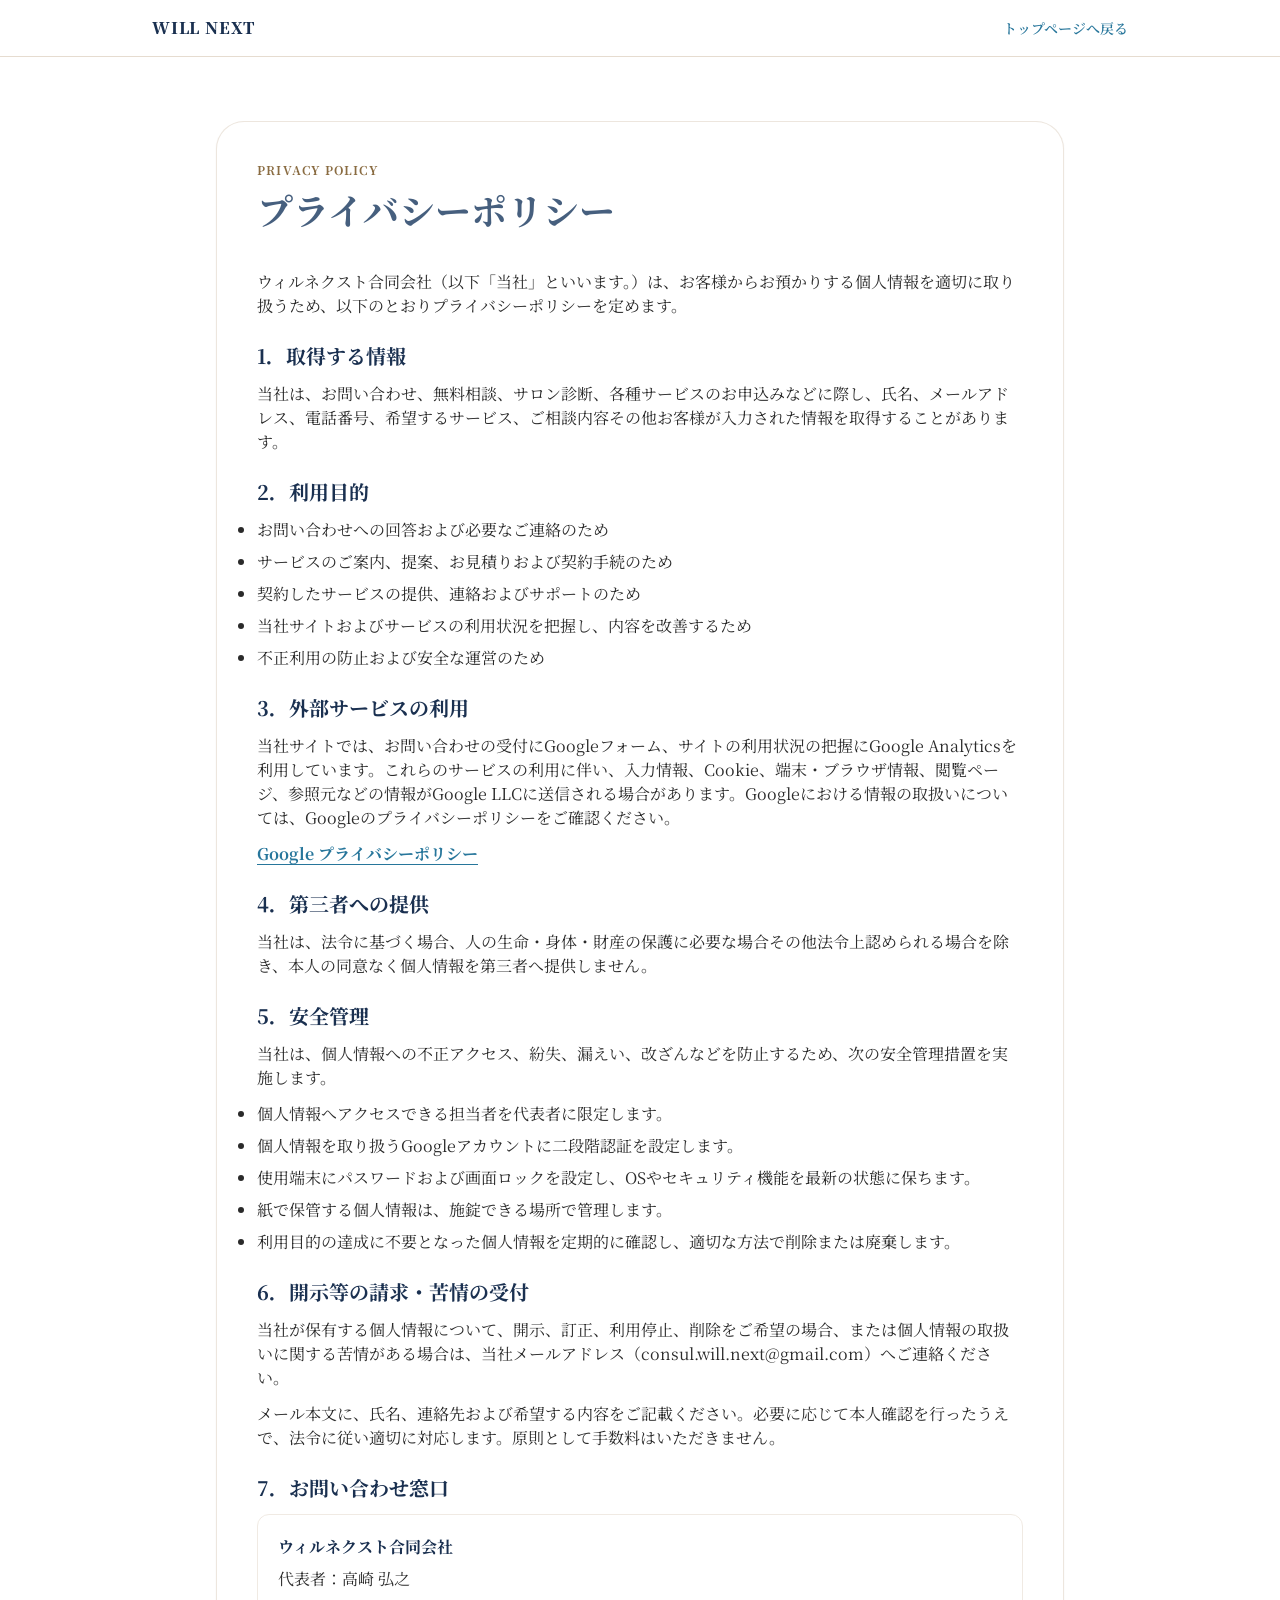
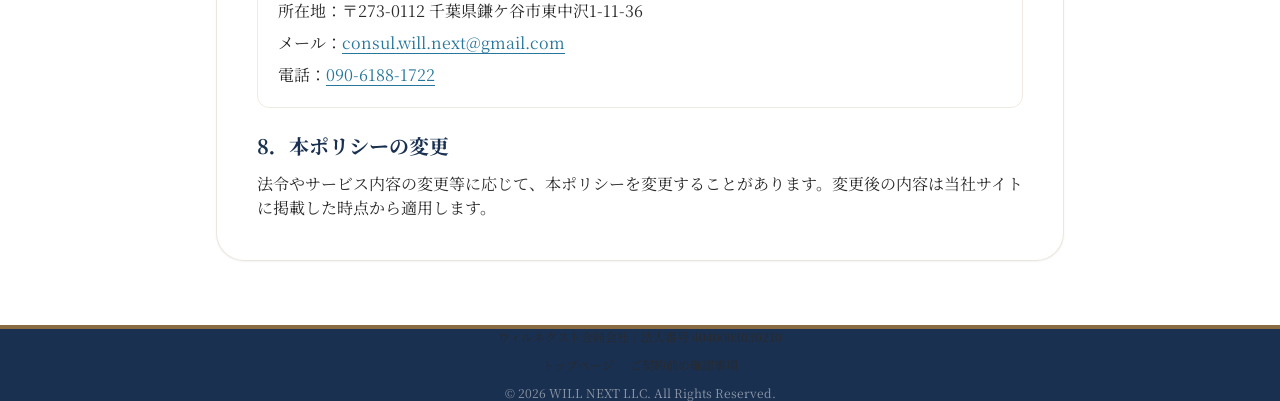
<file: privacy-policy/index.html>
<!DOCTYPE html>
<html lang="ja">
<head>
    <meta charset="UTF-8">
    <meta name="viewport" content="width=device-width, initial-scale=1.0">
    <link rel="canonical" href="https://will-next1.github.io/will-next/privacy-policy/">
    <meta name="description" content="ウィルネクスト合同会社のプライバシーポリシーです。個人情報の取得、利用目的、外部サービスの利用、管理方法についてご案内します。">
    <meta name="theme-color" content="#1A3050">
    <meta name="referrer" content="strict-origin-when-cross-origin">
    <link rel="icon" type="image/png" sizes="192x192" href="../favicon-192.png">
    <link rel="icon" type="image/png" sizes="48x48" href="../favicon-48.png">
    <link rel="apple-touch-icon" sizes="180x180" href="../apple-touch-icon.png">
    <link rel="stylesheet" href="../assets/tailwind.css">
    <link rel="stylesheet" href="../assets/lp.css">
    <link rel="preconnect" href="https://fonts.googleapis.com">
    <link rel="preconnect" href="https://fonts.gstatic.com" crossorigin>
    <link href="https://fonts.googleapis.com/css2?family=Noto+Serif+JP:wght@400;700;900&amp;display=swap" rel="stylesheet">
    <title>プライバシーポリシー | ウィルネクスト合同会社</title>
</head>
<body class="bg-[#F7F5F0] text-brand-dark font-serif antialiased">
    <header class="bg-white/95 border-b border-brand-accent sticky top-0 z-40">
        <div class="max-w-5xl mx-auto px-4 sm:px-6 py-4 flex items-center justify-between gap-4">
            <a href="../index.html" class="font-serif font-black tracking-wider text-brand-navy">WILL NEXT</a>
            <a href="../index.html" class="text-sm font-semibold text-[#27769B] hover:text-brand-gold transition">トップページへ戻る</a>
        </div>
    </header>

    <main>
        <section class="py-16 sm:py-20">
            <article class="max-w-4xl mx-auto px-4 sm:px-6">
                <div class="rounded-[28px] bg-white border border-brand-accent/70 shadow-sm p-6 sm:p-10 lg:p-12">
                    <p class="text-brand-gold font-bold tracking-widest text-xs uppercase">PRIVACY POLICY</p>
                    <h1 class="mt-3 font-serif text-3xl sm:text-4xl font-bold text-[#465F7E]">プライバシーポリシー</h1>

                    <div class="mt-10 space-y-6 text-sm sm:text-base leading-8 text-brand-dark/85">
                        <p>ウィルネクスト合同会社（以下「当社」といいます。）は、お客様からお預かりする個人情報を適切に取り扱うため、以下のとおりプライバシーポリシーを定めます。</p>

                        <section>
                            <h2 class="font-serif text-xl font-bold text-brand-navy">1．取得する情報</h2>
                            <p class="mt-3">当社は、お問い合わせ、無料相談、サロン診断、各種サービスのお申込みなどに際し、氏名、メールアドレス、電話番号、希望するサービス、ご相談内容その他お客様が入力された情報を取得することがあります。</p>
                        </section>

                        <section>
                            <h2 class="font-serif text-xl font-bold text-brand-navy">2．利用目的</h2>
                            <ul class="mt-3 pl-6 space-y-2" style="list-style-type: disc;">
                                <li>お問い合わせへの回答および必要なご連絡のため</li>
                                <li>サービスのご案内、提案、お見積りおよび契約手続のため</li>
                                <li>契約したサービスの提供、連絡およびサポートのため</li>
                                <li>当社サイトおよびサービスの利用状況を把握し、内容を改善するため</li>
                                <li>不正利用の防止および安全な運営のため</li>
                            </ul>
                        </section>

                        <section>
                            <h2 class="font-serif text-xl font-bold text-brand-navy">3．外部サービスの利用</h2>
                            <p class="mt-3">当社サイトでは、お問い合わせの受付にGoogleフォーム、サイトの利用状況の把握にGoogle Analyticsを利用しています。これらのサービスの利用に伴い、入力情報、Cookie、端末・ブラウザ情報、閲覧ページ、参照元などの情報がGoogle LLCに送信される場合があります。Googleにおける情報の取扱いについては、Googleのプライバシーポリシーをご確認ください。</p>
                            <p class="mt-3"><a href="https://policies.google.com/privacy?hl=ja" target="_blank" rel="noopener noreferrer" class="font-bold text-[#27769B] underline underline-offset-4">Google プライバシーポリシー</a></p>
                        </section>

                        <section>
                            <h2 class="font-serif text-xl font-bold text-brand-navy">4．第三者への提供</h2>
                            <p class="mt-3">当社は、法令に基づく場合、人の生命・身体・財産の保護に必要な場合その他法令上認められる場合を除き、本人の同意なく個人情報を第三者へ提供しません。</p>
                        </section>

                        <section>
                            <h2 class="font-serif text-xl font-bold text-brand-navy">5．安全管理</h2>
                            <p class="mt-3">当社は、個人情報への不正アクセス、紛失、漏えい、改ざんなどを防止するため、次の安全管理措置を実施します。</p>
                            <ul class="mt-3 pl-6 space-y-2" style="list-style-type: disc;">
                                <li>個人情報へアクセスできる担当者を代表者に限定します。</li>
                                <li>個人情報を取り扱うGoogleアカウントに二段階認証を設定します。</li>
                                <li>使用端末にパスワードおよび画面ロックを設定し、OSやセキュリティ機能を最新の状態に保ちます。</li>
                                <li>紙で保管する個人情報は、施錠できる場所で管理します。</li>
                                <li>利用目的の達成に不要となった個人情報を定期的に確認し、適切な方法で削除または廃棄します。</li>
                            </ul>
                        </section>

                        <section>
                            <h2 class="font-serif text-xl font-bold text-brand-navy">6．開示等の請求・苦情の受付</h2>
                            <p class="mt-3">当社が保有する個人情報について、開示、訂正、利用停止、削除をご希望の場合、または個人情報の取扱いに関する苦情がある場合は、当社メールアドレス（consul.will.next@gmail.com）へご連絡ください。</p>
                            <p class="mt-3">メール本文に、氏名、連絡先および希望する内容をご記載ください。必要に応じて本人確認を行ったうえで、法令に従い適切に対応します。原則として手数料はいただきません。</p>
                        </section>

                        <section>
                            <h2 class="font-serif text-xl font-bold text-brand-navy">7．お問い合わせ窓口</h2>
                            <div class="mt-3 rounded-xl bg-[#F7FAFC] border border-brand-accent/60 p-5 space-y-2">
                                <p class="font-bold text-brand-navy">ウィルネクスト合同会社</p>
                                <p>代表者：高崎 弘之</p>
                                <p>所在地：〒273-0112 千葉県鎌ケ谷市東中沢1-11-36</p>
                                <p>メール：<a href="mailto:consul.will.next@gmail.com" class="text-[#27769B] underline underline-offset-4">consul.will.next@gmail.com</a></p>
                                <p>電話：<a href="tel:09061881722" class="text-[#27769B] underline underline-offset-4">090-6188-1722</a></p>
                            </div>
                        </section>

                        <section>
                            <h2 class="font-serif text-xl font-bold text-brand-navy">8．本ポリシーの変更</h2>
                            <p class="mt-3">法令やサービス内容の変更等に応じて、本ポリシーを変更することがあります。変更後の内容は当社サイトに掲載した時点から適用します。</p>
                        </section>
                    </div>
                </div>
            </article>
        </section>
    </main>

    <footer class="bg-brand-navy text-white/85 py-8 border-t-4 border-brand-gold">
        <div class="max-w-5xl mx-auto px-4 sm:px-6 text-center text-xs space-y-3">
            <p>ウィルネクスト合同会社｜法人番号 4040003030210</p>
            <div class="flex flex-wrap justify-center gap-4">
                <a href="../index.html" class="hover:text-brand-gold">トップページ</a>
                <a href="../service-terms/index.html" class="hover:text-brand-gold">ご契約前の確認事項</a>
            </div>
            <p class="text-white/50">© 2026 WILL NEXT LLC. All Rights Reserved.</p>
        </div>
    </footer>
</body>
</html>
</file>
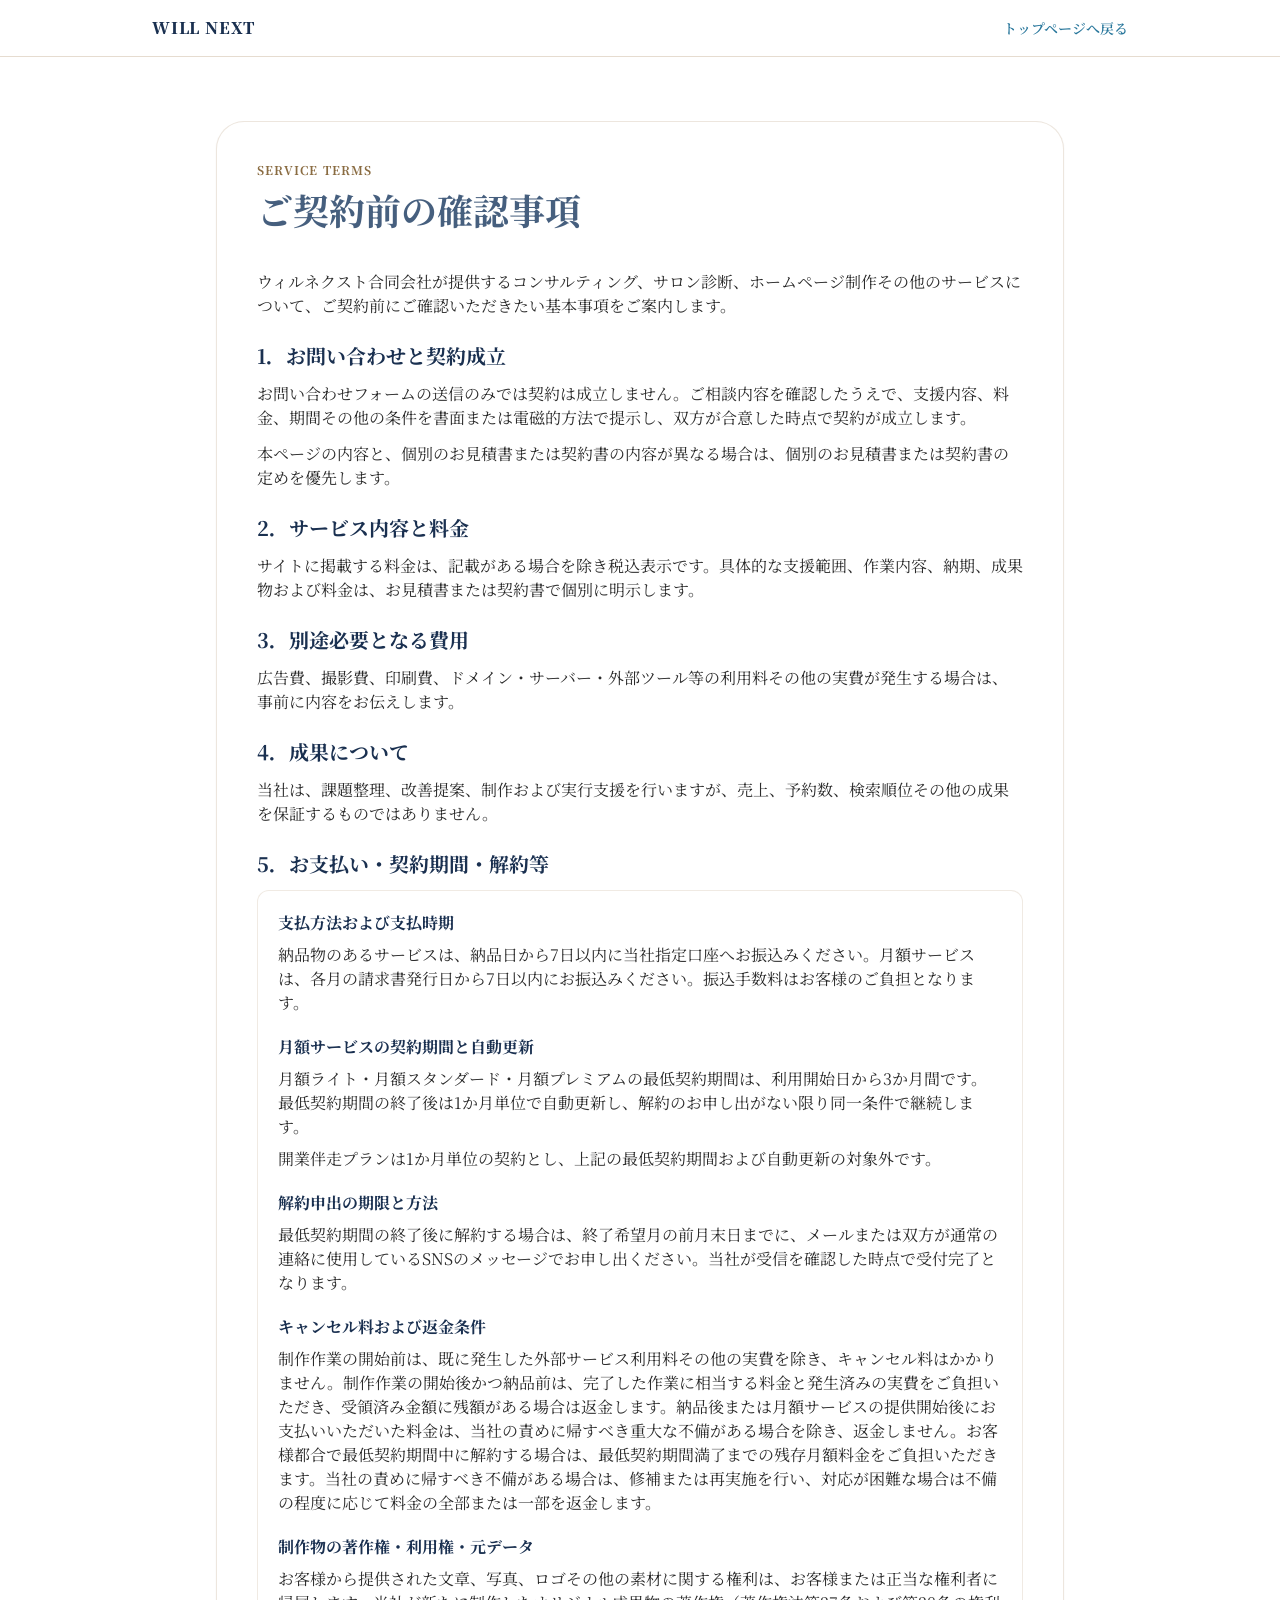
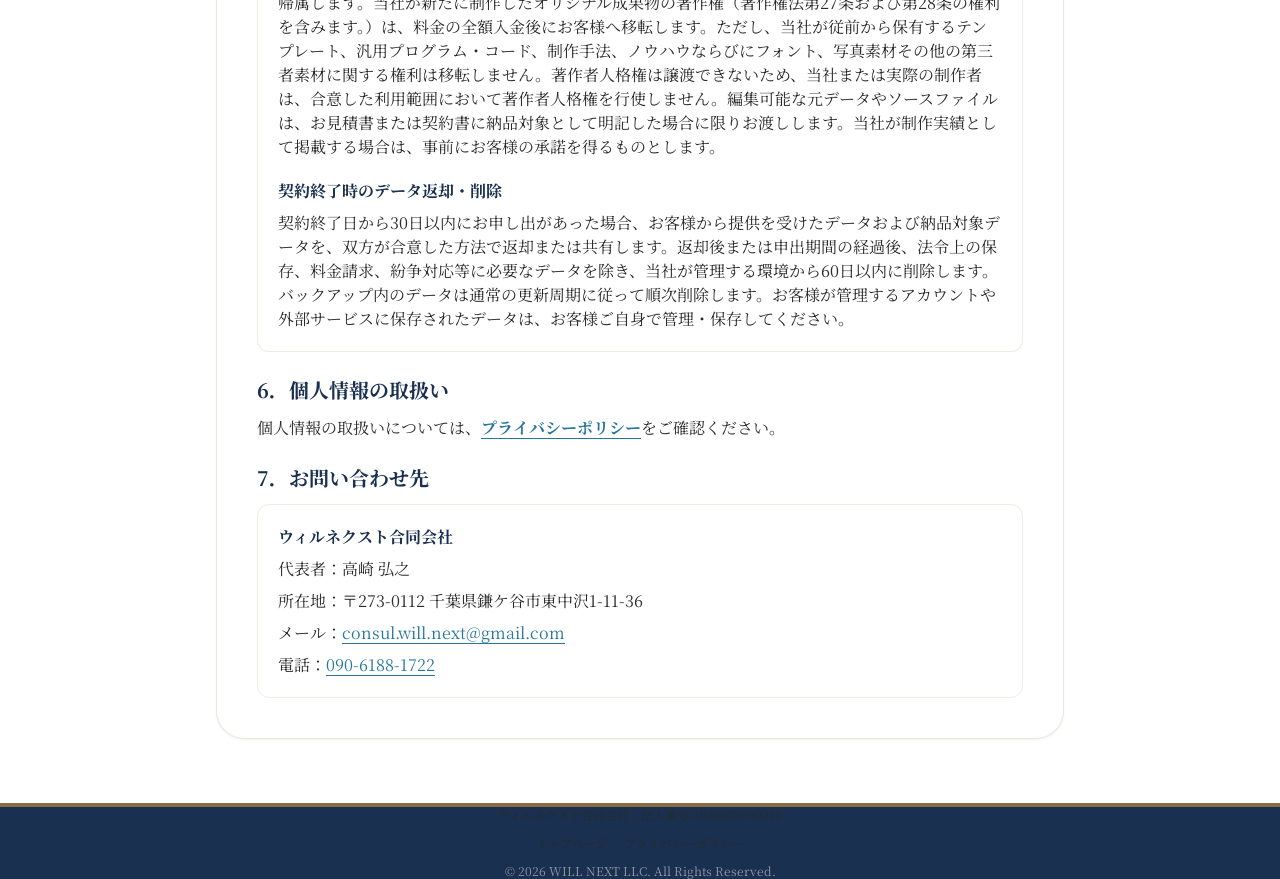
<file: service-terms/index.html>
<!DOCTYPE html>
<html lang="ja">
<head>
    <meta charset="UTF-8">
    <meta name="viewport" content="width=device-width, initial-scale=1.0">
    <link rel="canonical" href="https://will-next1.github.io/will-next/service-terms/">
    <meta name="description" content="ウィルネクスト合同会社のサービスについて、支払方法、契約期間、解約、返金条件、制作物の権利およびデータの取扱いをご案内します。">
    <meta name="theme-color" content="#1A3050">
    <meta name="referrer" content="strict-origin-when-cross-origin">
    <link rel="icon" type="image/png" sizes="192x192" href="../favicon-192.png">
    <link rel="icon" type="image/png" sizes="48x48" href="../favicon-48.png">
    <link rel="apple-touch-icon" sizes="180x180" href="../apple-touch-icon.png">
    <link rel="stylesheet" href="../assets/tailwind.css">
    <link rel="stylesheet" href="../assets/lp.css">
    <link rel="preconnect" href="https://fonts.googleapis.com">
    <link rel="preconnect" href="https://fonts.gstatic.com" crossorigin>
    <link href="https://fonts.googleapis.com/css2?family=Noto+Serif+JP:wght@400;700;900&amp;display=swap" rel="stylesheet">
    <title>ご契約前の確認事項 | ウィルネクスト合同会社</title>
</head>
<body class="bg-[#F7F5F0] text-brand-dark font-serif antialiased">
    <header class="bg-white/95 border-b border-brand-accent sticky top-0 z-40">
        <div class="max-w-5xl mx-auto px-4 sm:px-6 py-4 flex items-center justify-between gap-4">
            <a href="../index.html" class="font-serif font-black tracking-wider text-brand-navy">WILL NEXT</a>
            <a href="../index.html" class="text-sm font-semibold text-[#27769B] hover:text-brand-gold transition">トップページへ戻る</a>
        </div>
    </header>

    <main>
        <section class="py-16 sm:py-20">
            <article class="max-w-4xl mx-auto px-4 sm:px-6">
                <div class="rounded-[28px] bg-white border border-brand-accent/70 shadow-sm p-6 sm:p-10 lg:p-12">
                    <p class="text-brand-gold font-bold tracking-widest text-xs uppercase">SERVICE TERMS</p>
                    <h1 class="mt-3 font-serif text-3xl sm:text-4xl font-bold text-[#465F7E]">ご契約前の確認事項</h1>

                    <div class="mt-10 space-y-6 text-sm sm:text-base leading-8 text-brand-dark/85">
                        <p>ウィルネクスト合同会社が提供するコンサルティング、サロン診断、ホームページ制作その他のサービスについて、ご契約前にご確認いただきたい基本事項をご案内します。</p>

                        <section>
                            <h2 class="font-serif text-xl font-bold text-brand-navy">1．お問い合わせと契約成立</h2>
                            <p class="mt-3">お問い合わせフォームの送信のみでは契約は成立しません。ご相談内容を確認したうえで、支援内容、料金、期間その他の条件を書面または電磁的方法で提示し、双方が合意した時点で契約が成立します。</p>
                            <p class="mt-3">本ページの内容と、個別のお見積書または契約書の内容が異なる場合は、個別のお見積書または契約書の定めを優先します。</p>
                        </section>

                        <section>
                            <h2 class="font-serif text-xl font-bold text-brand-navy">2．サービス内容と料金</h2>
                            <p class="mt-3">サイトに掲載する料金は、記載がある場合を除き税込表示です。具体的な支援範囲、作業内容、納期、成果物および料金は、お見積書または契約書で個別に明示します。</p>
                        </section>

                        <section>
                            <h2 class="font-serif text-xl font-bold text-brand-navy">3．別途必要となる費用</h2>
                            <p class="mt-3">広告費、撮影費、印刷費、ドメイン・サーバー・外部ツール等の利用料その他の実費が発生する場合は、事前に内容をお伝えします。</p>
                        </section>

                        <section>
                            <h2 class="font-serif text-xl font-bold text-brand-navy">4．成果について</h2>
                            <p class="mt-3">当社は、課題整理、改善提案、制作および実行支援を行いますが、売上、予約数、検索順位その他の成果を保証するものではありません。</p>
                        </section>

                        <section>
                            <h2 class="font-serif text-xl font-bold text-brand-navy">5．お支払い・契約期間・解約等</h2>
                            <div class="mt-3 rounded-xl bg-white border border-brand-accent/60 p-5 space-y-5">
                                <div>
                                    <h3 class="font-bold text-brand-navy">支払方法および支払時期</h3>
                                    <p class="mt-2">納品物のあるサービスは、納品日から7日以内に当社指定口座へお振込みください。月額サービスは、各月の請求書発行日から7日以内にお振込みください。振込手数料はお客様のご負担となります。</p>
                                </div>
                                <div>
                                    <h3 class="font-bold text-brand-navy">月額サービスの契約期間と自動更新</h3>
                                    <p class="mt-2">月額ライト・月額スタンダード・月額プレミアムの最低契約期間は、利用開始日から3か月間です。最低契約期間の終了後は1か月単位で自動更新し、解約のお申し出がない限り同一条件で継続します。</p>
                                    <p class="mt-2">開業伴走プランは1か月単位の契約とし、上記の最低契約期間および自動更新の対象外です。</p>
                                </div>
                                <div>
                                    <h3 class="font-bold text-brand-navy">解約申出の期限と方法</h3>
                                    <p class="mt-2">最低契約期間の終了後に解約する場合は、終了希望月の前月末日までに、メールまたは双方が通常の連絡に使用しているSNSのメッセージでお申し出ください。当社が受信を確認した時点で受付完了となります。</p>
                                </div>
                                <div>
                                    <h3 class="font-bold text-brand-navy">キャンセル料および返金条件</h3>
                                    <p class="mt-2">制作作業の開始前は、既に発生した外部サービス利用料その他の実費を除き、キャンセル料はかかりません。制作作業の開始後かつ納品前は、完了した作業に相当する料金と発生済みの実費をご負担いただき、受領済み金額に残額がある場合は返金します。納品後または月額サービスの提供開始後にお支払いいただいた料金は、当社の責めに帰すべき重大な不備がある場合を除き、返金しません。お客様都合で最低契約期間中に解約する場合は、最低契約期間満了までの残存月額料金をご負担いただきます。当社の責めに帰すべき不備がある場合は、修補または再実施を行い、対応が困難な場合は不備の程度に応じて料金の全部または一部を返金します。</p>
                                </div>
                                <div>
                                    <h3 class="font-bold text-brand-navy">制作物の著作権・利用権・元データ</h3>
                                    <p class="mt-2">お客様から提供された文章、写真、ロゴその他の素材に関する権利は、お客様または正当な権利者に帰属します。当社が新たに制作したオリジナル成果物の著作権（著作権法第27条および第28条の権利を含みます。）は、料金の全額入金後にお客様へ移転します。ただし、当社が従前から保有するテンプレート、汎用プログラム・コード、制作手法、ノウハウならびにフォント、写真素材その他の第三者素材に関する権利は移転しません。著作者人格権は譲渡できないため、当社または実際の制作者は、合意した利用範囲において著作者人格権を行使しません。編集可能な元データやソースファイルは、お見積書または契約書に納品対象として明記した場合に限りお渡しします。当社が制作実績として掲載する場合は、事前にお客様の承諾を得るものとします。</p>
                                </div>
                                <div>
                                    <h3 class="font-bold text-brand-navy">契約終了時のデータ返却・削除</h3>
                                    <p class="mt-2">契約終了日から30日以内にお申し出があった場合、お客様から提供を受けたデータおよび納品対象データを、双方が合意した方法で返却または共有します。返却後または申出期間の経過後、法令上の保存、料金請求、紛争対応等に必要なデータを除き、当社が管理する環境から60日以内に削除します。バックアップ内のデータは通常の更新周期に従って順次削除します。お客様が管理するアカウントや外部サービスに保存されたデータは、お客様ご自身で管理・保存してください。</p>
                                </div>
                            </div>
                        </section>

                        <section>
                            <h2 class="font-serif text-xl font-bold text-brand-navy">6．個人情報の取扱い</h2>
                            <p class="mt-3">個人情報の取扱いについては、<a href="../privacy-policy/index.html" class="font-bold text-[#27769B] underline underline-offset-4">プライバシーポリシー</a>をご確認ください。</p>
                        </section>

                        <section>
                            <h2 class="font-serif text-xl font-bold text-brand-navy">7．お問い合わせ先</h2>
                            <div class="mt-3 rounded-xl bg-[#F7FAFC] border border-brand-accent/60 p-5 space-y-2">
                                <p class="font-bold text-brand-navy">ウィルネクスト合同会社</p>
                                <p>代表者：高崎 弘之</p>
                                <p>所在地：〒273-0112 千葉県鎌ケ谷市東中沢1-11-36</p>
                                <p>メール：<a href="mailto:consul.will.next@gmail.com" class="text-[#27769B] underline underline-offset-4">consul.will.next@gmail.com</a></p>
                                <p>電話：<a href="tel:09061881722" class="text-[#27769B] underline underline-offset-4">090-6188-1722</a></p>
                            </div>
                        </section>
                    </div>
                </div>
            </article>
        </section>
    </main>

    <footer class="bg-brand-navy text-white/85 py-8 border-t-4 border-brand-gold">
        <div class="max-w-5xl mx-auto px-4 sm:px-6 text-center text-xs space-y-3">
            <p>ウィルネクスト合同会社｜法人番号 4040003030210</p>
            <div class="flex flex-wrap justify-center gap-4">
                <a href="../index.html" class="hover:text-brand-gold">トップページ</a>
                <a href="../privacy-policy/index.html" class="hover:text-brand-gold">プライバシーポリシー</a>
            </div>
            <p class="text-white/50">© 2026 WILL NEXT LLC. All Rights Reserved.</p>
        </div>
    </footer>
</body>
</html>
</file>
<file: assets/lp.css>
:root {
  --navy: #1a3050;
  --blue: #27769b;
  --blue-dark: #1e6382;
  --heading: #465f7e;
  --gold: #8a6c42;
  --gold-dark: #6f532f;
  --accent: #e6dcd0;
  --text: #2a2a2a;
  --muted: #6b7888;
}

html {
  scroll-behavior: smooth;
  scroll-padding-top: 8.5rem;
}

body {
  color: var(--text);
  background: #fff;
}

:focus-visible {
  outline: 3px solid var(--blue);
  outline-offset: 3px;
}

.page-shell {
  min-height: 100vh;
  overflow-x: clip;
  overflow-y: visible;
}

.brand-pattern {
  background-image: url("../images/willnext-firstview-bg.jpg");
  background-size: cover;
  background-position: center;
  background-repeat: no-repeat;
}

.brand-card {
  position: relative;
  overflow: hidden;
  background-image: url("../images/card-bg-blue.jpg");
  background-size: cover;
  background-position: center;
  color: #fff;
  border: 1px solid rgba(255, 255, 255, 0.35);
  box-shadow: 0 18px 48px rgba(26, 48, 80, 0.22);
}

.brand-card::after {
  content: "";
  position: absolute;
  inset: 0;
  background: linear-gradient(135deg, rgba(26, 48, 80, 0.08), rgba(39, 118, 155, 0.16));
  pointer-events: none;
}

.brand-card > * {
  position: relative;
  z-index: 1;
}

.brand-card--light {
  color: var(--text);
  border-color: rgba(209, 222, 232, 0.95);
  box-shadow: 0 14px 38px rgba(26, 48, 80, 0.1);
}

.brand-card--light::after {
  background: rgba(255, 255, 255, 0.66);
}

.brand-card--light > p:first-child {
  color: var(--gold) !important;
}

.brand-card--light h3 {
  color: var(--heading) !important;
}

.brand-card--light p {
  color: #3f5063 !important;
}

.light-info-card {
  background: rgba(255, 255, 255, 0.94);
  border: 1px solid rgba(230, 220, 208, 0.92);
  box-shadow: 0 12px 30px rgba(26, 48, 80, 0.08);
}

.white-card {
  background: #fff;
  border: 1px solid rgba(230, 220, 208, 0.92);
  box-shadow: 0 14px 38px rgba(26, 48, 80, 0.08);
}

.section-label {
  color: var(--gold);
  font-size: 0.75rem;
  font-weight: 700;
  letter-spacing: 0.2em;
}

.section-title {
  color: var(--heading);
}

.hero-title {
  color: var(--heading);
  font-weight: 600 !important;
  letter-spacing: 0.015em;
  line-height: 1.28 !important;
  text-wrap: balance;
}

.hero-lead {
  color: rgba(42, 42, 42, 0.82);
}

.desktop-nav {
  gap: 1.25rem;
  padding: 0.65rem 1rem;
  background: linear-gradient(90deg, rgba(238, 248, 252, 0.72), rgba(255, 255, 255, 0.92), rgba(246, 241, 235, 0.68));
  box-shadow: inset 0 1px 0 rgba(255, 255, 255, 0.9);
}

.desktop-nav > a {
  display: inline-flex;
  align-items: center;
  justify-content: center;
  min-height: 2.35rem;
  border: 1px solid transparent;
  border-radius: 9999px;
  padding: 0.55rem 0.9rem;
  color: var(--heading);
  line-height: 1;
  transition: color 180ms ease, background 180ms ease, border-color 180ms ease, box-shadow 180ms ease, transform 180ms ease;
}

.desktop-nav > a:hover {
  border-color: rgba(39, 118, 155, 0.16);
  background: rgba(255, 255, 255, 0.94);
  color: var(--blue);
  box-shadow: 0 7px 18px rgba(26, 48, 80, 0.09);
  transform: translateY(-1px);
}

.desktop-nav > a:last-child {
  border-color: rgba(138, 108, 66, 0.22);
  background: rgba(255, 255, 255, 0.78);
  color: var(--gold-dark);
}

.desktop-nav > a:last-child:hover {
  border-color: rgba(138, 108, 66, 0.38);
  background: #fff;
  color: var(--gold-dark);
}

.mobile-nav {
  padding: 0.75rem;
}

.mobile-nav > a {
  margin-top: 0.35rem;
  border: 1px solid rgba(209, 222, 232, 0.72);
  border-radius: 0.8rem;
  background: rgba(255, 255, 255, 0.9);
  padding: 0.8rem 0.95rem;
  color: var(--heading);
  text-align: center;
}

.mobile-nav > a:last-child {
  border-color: rgba(138, 108, 66, 0.24);
  color: var(--gold-dark);
}

.hero-feature-card::after {
  background: rgba(255, 255, 255, 0.78);
}

.hero-feature-card {
  position: absolute;
  box-shadow: 0 14px 34px rgba(26, 48, 80, 0.14);
}

@media (min-width: 1024px) {
  .desktop-nav {
    gap: 2rem;
  }
}

/* Keep the full navigation labels clear of the brand on narrower screens. */
@media (max-width: 1199px) {
  .desktop-nav {
    display: none;
  }

  [data-mobile-menu-button] {
    display: inline-flex;
    align-items: center;
    justify-content: center;
  }

  .mobile-nav:not(.hidden) {
    display: grid;
  }
}

.media-strategy-card::after {
  background: rgba(255, 255, 255, 0.78);
}

.media-strategy-card {
  display: flex;
  flex-direction: column;
}

.media-strategy-card__step {
  background: rgba(255, 255, 255, 0.76);
  border: 1px solid rgba(209, 222, 232, 0.95);
  box-shadow: 0 7px 18px rgba(26, 48, 80, 0.045);
  transition: border-color 180ms ease, box-shadow 180ms ease, transform 180ms ease;
}

.media-strategy-card__step:hover {
  border-color: rgba(39, 118, 155, 0.28);
  box-shadow: 0 10px 24px rgba(26, 48, 80, 0.09);
  transform: translateX(2px);
}

.media-strategy-card__step > p:first-child {
  display: flex;
  align-items: center;
  gap: 0.65rem;
}

.media-strategy-card__step > p:first-child::before {
  content: "";
  width: 2rem;
  height: 2rem;
  flex: 0 0 auto;
  border-radius: 9999px;
  background: linear-gradient(135deg, #eaf7fb, #f7f1e9);
}

.media-strategy-card__logo {
  display: flex;
  justify-content: center;
  align-items: flex-start;
  height: 15.5rem;
  margin-top: 1.25rem;
  overflow: hidden;
}

.media-strategy-card__logo img {
  width: min(21rem, 88%);
  height: auto;
  opacity: 0.72;
  mix-blend-mode: multiply;
  transform: translateY(-2.3rem);
}

.media-cards-grid {
  align-items: stretch;
}

.cta-primary {
  display: inline-flex;
  align-items: center;
  justify-content: center;
  border-radius: 9999px;
  background: var(--blue);
  color: #fff;
  font-weight: 700;
  box-shadow: 0 10px 24px rgba(39, 118, 155, 0.25);
  transition: transform 180ms ease, background 180ms ease, box-shadow 180ms ease;
}

.cta-primary:hover {
  background: var(--blue-dark);
  transform: translateY(-2px);
  box-shadow: 0 14px 28px rgba(39, 118, 155, 0.32);
}

.cta-secondary {
  display: inline-flex;
  align-items: center;
  justify-content: center;
  border-radius: 9999px;
  border: 1px solid rgba(70, 95, 126, 0.28);
  background: rgba(255, 255, 255, 0.92);
  color: var(--heading);
  font-weight: 700;
  transition: border-color 180ms ease, color 180ms ease, transform 180ms ease;
}

.cta-secondary:hover {
  border-color: var(--blue);
  color: var(--blue);
  transform: translateY(-2px);
}

.feature-icon {
  display: inline-flex;
  width: 2.75rem;
  height: 2.75rem;
  align-items: center;
  justify-content: center;
  border-radius: 9999px;
  background: #eef8fc;
  color: var(--blue);
  font-weight: 800;
}

.price-card {
  position: relative;
  display: flex;
  height: 100%;
  flex-direction: column;
  border-radius: 1rem;
  padding: 1.5rem;
}

.price-card--featured {
  border-color: rgba(39, 118, 155, 0.58);
  box-shadow: 0 20px 50px rgba(39, 118, 155, 0.16);
}

.plan-price {
  display: flex;
  align-items: baseline;
  flex-wrap: wrap;
  gap: 0.25rem;
  color: var(--navy);
  font-variant-numeric: tabular-nums;
}

.plan-price__number {
  font-size: clamp(2.2rem, 3.5vw, 2.8rem);
  line-height: 1;
  font-weight: 700;
  letter-spacing: -0.035em;
}

.plan-price__yen {
  margin-left: 0.1rem;
  font-size: 1rem;
  font-weight: 700;
}

.plan-price__tax {
  margin-left: 0.45rem;
  border-radius: 9999px;
  background: #eef8fc;
  color: var(--blue-dark);
  padding: 0.3rem 0.6rem;
  font-size: 0.7rem;
  line-height: 1;
  font-weight: 700;
  letter-spacing: 0.05em;
}

.price-badge {
  display: inline-flex;
  align-items: center;
  border-radius: 9999px;
  background: #eef8fc;
  color: var(--blue);
  padding: 0.35rem 0.75rem;
  font-size: 0.72rem;
  font-weight: 700;
}

.sample-card {
  overflow: hidden;
  border-radius: 1rem;
  background: #fff;
  border: 1px solid rgba(230, 220, 208, 0.92);
  box-shadow: 0 12px 30px rgba(26, 48, 80, 0.08);
  transition: transform 180ms ease, box-shadow 180ms ease;
}

.sample-card:hover {
  transform: translateY(-4px);
  box-shadow: 0 18px 40px rgba(26, 48, 80, 0.15);
}

.sample-button {
  display: block;
  width: 100%;
  cursor: zoom-in;
  background: #f7f9fb;
}

.sample-button img {
  width: 100%;
  aspect-ratio: 4 / 3;
  object-fit: cover;
  object-position: top;
}

.sample-card[hidden] {
  display: none;
}

.filter-button {
  border: 1px solid rgba(70, 95, 126, 0.22);
  border-radius: 9999px;
  background: #fff;
  color: var(--heading);
  padding: 0.55rem 1rem;
  font-size: 0.78rem;
  font-weight: 700;
  transition: all 160ms ease;
}

.filter-button:hover,
.filter-button.is-active {
  border-color: var(--blue);
  background: var(--blue);
  color: #fff;
}

.media-row {
  display: grid;
  gap: 0.75rem;
  grid-template-columns: minmax(7.5rem, 0.8fr) minmax(0, 1.2fr);
  align-items: start;
  padding: 1rem 0;
  border-bottom: 1px solid rgba(230, 220, 208, 0.82);
}

.media-row:last-child {
  border-bottom: 0;
}

.media-list-card {
  background:
    radial-gradient(circle at 92% 4%, rgba(39, 118, 155, 0.09), transparent 28%),
    linear-gradient(155deg, rgba(255, 255, 255, 0.98), rgba(247, 251, 253, 0.96));
  border-color: rgba(209, 222, 232, 0.95);
  box-shadow: 0 18px 46px rgba(26, 48, 80, 0.11);
}

.media-list-card__header {
  margin-bottom: 0.8rem;
  padding: 0.1rem 0.2rem 0.7rem;
}

.media-list-card .media-row {
  grid-template-columns: minmax(9.5rem, 0.8fr) minmax(0, 1.2fr);
  margin-top: 0.65rem;
  border: 1px solid rgba(209, 222, 232, 0.82);
  border-radius: 0.9rem;
  background: rgba(255, 255, 255, 0.78);
  padding: 0.9rem 1rem;
  box-shadow: 0 7px 18px rgba(26, 48, 80, 0.045);
  transition: border-color 180ms ease, box-shadow 180ms ease, transform 180ms ease;
}

.media-list-card .media-row:hover {
  border-color: rgba(39, 118, 155, 0.28);
  box-shadow: 0 10px 24px rgba(26, 48, 80, 0.09);
  transform: translateX(2px);
}

.media-list-card .media-row h3 {
  display: flex;
  align-items: center;
  gap: 0.65rem;
}

.media-list-card .media-row h3::before {
  content: "";
  display: inline-flex;
  width: 2rem;
  height: 2rem;
  flex: 0 0 auto;
  align-items: center;
  justify-content: center;
  border-radius: 9999px;
  background: linear-gradient(135deg, #eaf7fb, #f7f1e9);
}

.comparison-table th,
.comparison-table td {
  padding: 0.85rem 0.75rem;
  border-bottom: 1px solid rgba(230, 220, 208, 0.88);
  vertical-align: top;
}

.comparison-table th {
  color: var(--heading);
  font-weight: 700;
}

.faq-item {
  border: 1px solid rgba(230, 220, 208, 0.92);
  border-radius: 0.9rem;
  background: #fff;
  overflow: hidden;
}

.faq-item summary {
  list-style: none;
  cursor: pointer;
  padding: 1rem 3rem 1rem 1.1rem;
  color: var(--heading);
  font-weight: 700;
  position: relative;
}

.faq-item summary::-webkit-details-marker {
  display: none;
}

.faq-item summary::after {
  content: "+";
  position: absolute;
  right: 1.1rem;
  top: 50%;
  transform: translateY(-50%);
  color: var(--blue);
  font-size: 1.4rem;
  font-weight: 400;
}

.faq-item[open] summary::after {
  content: "−";
}

.faq-answer {
  border-top: 1px solid rgba(230, 220, 208, 0.75);
  padding: 1rem 1.1rem 1.2rem;
  color: rgba(42, 42, 42, 0.82);
  line-height: 1.9;
}

.image-modal {
  position: fixed;
  inset: 0;
  z-index: 100;
  display: none;
  align-items: center;
  justify-content: center;
  padding: 1rem;
  background: rgba(10, 22, 39, 0.84);
}

.image-modal.is-open {
  display: flex;
}

.image-modal__panel {
  width: min(1100px, 100%);
  max-height: 92vh;
  overflow: auto;
  border-radius: 1rem;
  background: #fff;
  padding: 0.75rem;
  box-shadow: 0 24px 70px rgba(0, 0, 0, 0.3);
}

.image-modal__panel img {
  width: 100%;
  height: auto;
  display: block;
}

.image-modal__close {
  position: fixed;
  top: 1rem;
  right: 1rem;
  width: 2.75rem;
  height: 2.75rem;
  border-radius: 9999px;
  background: #fff;
  color: var(--navy);
  font-size: 1.5rem;
  box-shadow: 0 8px 22px rgba(0, 0, 0, 0.2);
}

@keyframes fade-up {
  from {
    opacity: 0;
    transform: translateY(16px);
  }
  to {
    opacity: 1;
    transform: translateY(0);
  }
}

@media (prefers-reduced-motion: no-preference) {
  .reveal-heading {
    opacity: 0;
    transform: translateY(16px);
  }

  .reveal-heading.is-visible {
    animation: fade-up 0.8s cubic-bezier(0.22, 1, 0.36, 1) both;
  }
}

@media (prefers-reduced-motion: reduce) {
  html {
    scroll-behavior: auto;
  }
}

@media (max-width: 767px) {
  html {
    scroll-padding-top: 6rem;
  }

  .media-row {
    grid-template-columns: 1fr;
  }

  .media-list-card .media-row {
    grid-template-columns: 1fr;
  }

  .comparison-table {
    min-width: 680px;
  }
}

/* Back to top */
.back-to-top {
  position: fixed;
  right: 1.5rem;
  bottom: 1.5rem;
  z-index: 80;
  display: grid;
  width: 3.15rem;
  height: 3.15rem;
  place-items: center;
  border: 1px solid rgba(39, 118, 155, 0.3);
  border-radius: 9999px;
  background: rgba(255, 255, 255, 0.92);
  color: var(--blue);
  font-size: 1.45rem;
  line-height: 1;
  box-shadow: 0 12px 28px rgba(26, 48, 80, 0.16);
  cursor: pointer;
  opacity: 0;
  pointer-events: none;
  transform: translateY(0.75rem);
  transition: opacity 180ms ease, transform 180ms ease, background 180ms ease, box-shadow 180ms ease;
}

.back-to-top.is-visible {
  opacity: 1;
  pointer-events: auto;
  transform: translateY(0);
}

.back-to-top:hover {
  background: #27769b;
  color: #fff;
  box-shadow: 0 16px 32px rgba(39, 118, 155, 0.28);
}

.back-to-top:focus-visible {
  outline: 3px solid rgba(39, 118, 155, 0.38);
  outline-offset: 3px;
}

@media (max-width: 767px) {
  .back-to-top {
    right: 1rem;
    bottom: 1rem;
    width: 2.9rem;
    height: 2.9rem;
  }
}
/* Mobile web-production hero alignment */
@media (max-width: 639px) {
  .web-production-hero-label,
  .web-production-hero-title {
    text-align: center;
  }

  .web-production-hero-title {
    max-width: 11.6em;
    margin-inline: auto;
  }
}
</file>
